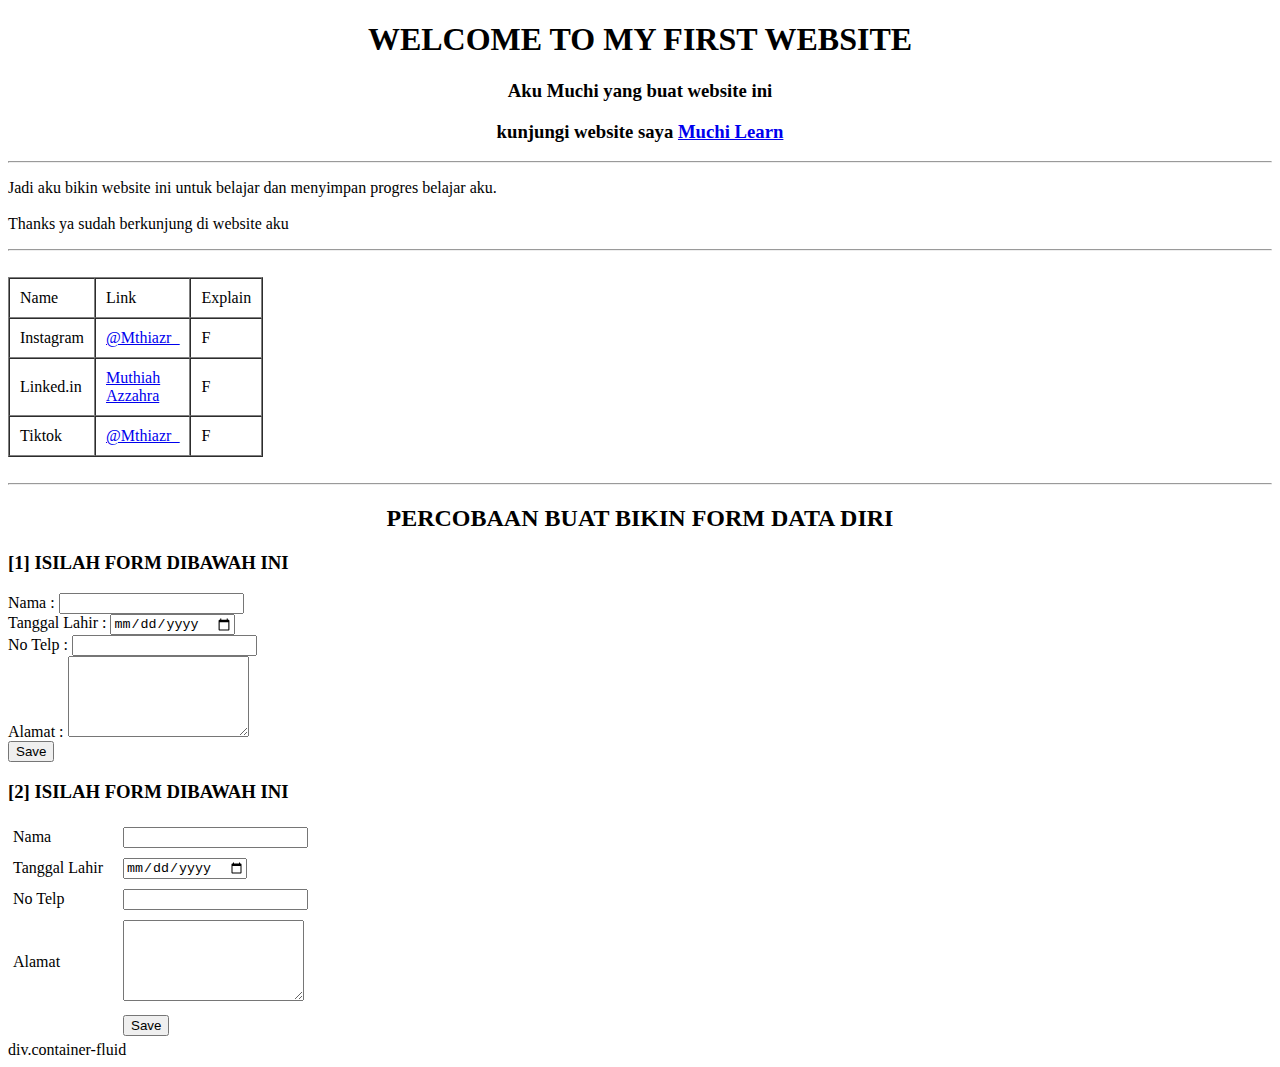
<file: HTML/index.html>
<!DOCTYPE html>
<html>
<head>
	<meta charset="utf-8">
	<meta name="viewport" content="width=device-width, initial-scale=1">
	<title> About Me</title>
</head>
<body>
	<center> 
		<h1>WELCOME TO MY FIRST WEBSITE</h1>
		<h3>Aku Muchi yang buat website ini</h3>
		<h3>kunjungi website saya <a href="learn.html" target="#">Muchi Learn</a></h3>
		<hr>
	</center>
	<p>
		Jadi aku bikin website ini untuk belajar dan menyimpan progres belajar aku. 
		<br><br>
		Thanks ya sudah berkunjung di website aku
		<hr>
		<br>
	<table border="." cellpadding="10" cellspacing="0">
		<tr>
			<td width="50">Name</td>
			<td width="50">Link</td>
			<td width="50">Explain</td>
		</tr>
		<tr>
			<td width="50">Instagram</td>
			<td width="50"><a href="https://www.instagram.com/mthiazr_" target="#">@Mthiazr_</a></td>
			<td width="50">F</td>
		</tr>
		<tr>
			<td width="50">Linked.in</td>
			<td width="50"><a href="https://www.linkedin.com/in/muthiah-azzahra-28b48a2b4" target="#">Muthiah Azzahra</a></td>
			<td width="50">F</td>
		</tr>
		<tr>
			<td width="50">Tiktok</td>
			<td width="50"><a href="https://www.tiktok.com/@mthiazr_" target="#">@Mthiazr_</a></td>
			<td width="50">F</td>
		</tr>
	</table>
		<br><hr>
	<center> 
		<h2>PERCOBAAN BUAT BIKIN FORM DATA DIRI</h2>
	</center>
	<h3>[1] ISILAH FORM DIBAWAH INI</h3>
	<form>
		Nama : <input type="text" name="nama"><br>
		Tanggal Lahir : <input type="date" name="tanggal_lahir"><br>
		No Telp : <input type="number" name="nomor_telp"><br>
		Alamat : <textarea cols="20" rows="5"></textarea><br>
		<button type="submit">Save</button>
	</form>
	<h3>[2] ISILAH FORM DIBAWAH INI</h3>
	<form>
		<table cellpadding="5" cellspacing="0">
			<tr>
				<td width="100">Nama</td>
				<td><input type="text" name="nama"></td>
			</tr>
			<tr>
				<td width="100">Tanggal Lahir</td>
				<td><input type="date" name="tanggal_lahir"></td>
			</tr>
			<tr>
				<td width="100">No Telp</td>
				<td><input type="number" name="nomor_telp"></td>
			</tr>
			<tr>
				<td width="100">Alamat</td>
				<td><textarea cols="20" rows="5"></textarea></td>
			</tr>
			<tr>
				<td></td>
				<td><button type="submit">Save</button></td>
			</tr>
		</table>
	</form>
	div.container-fluid
</body>
</html>
</file>
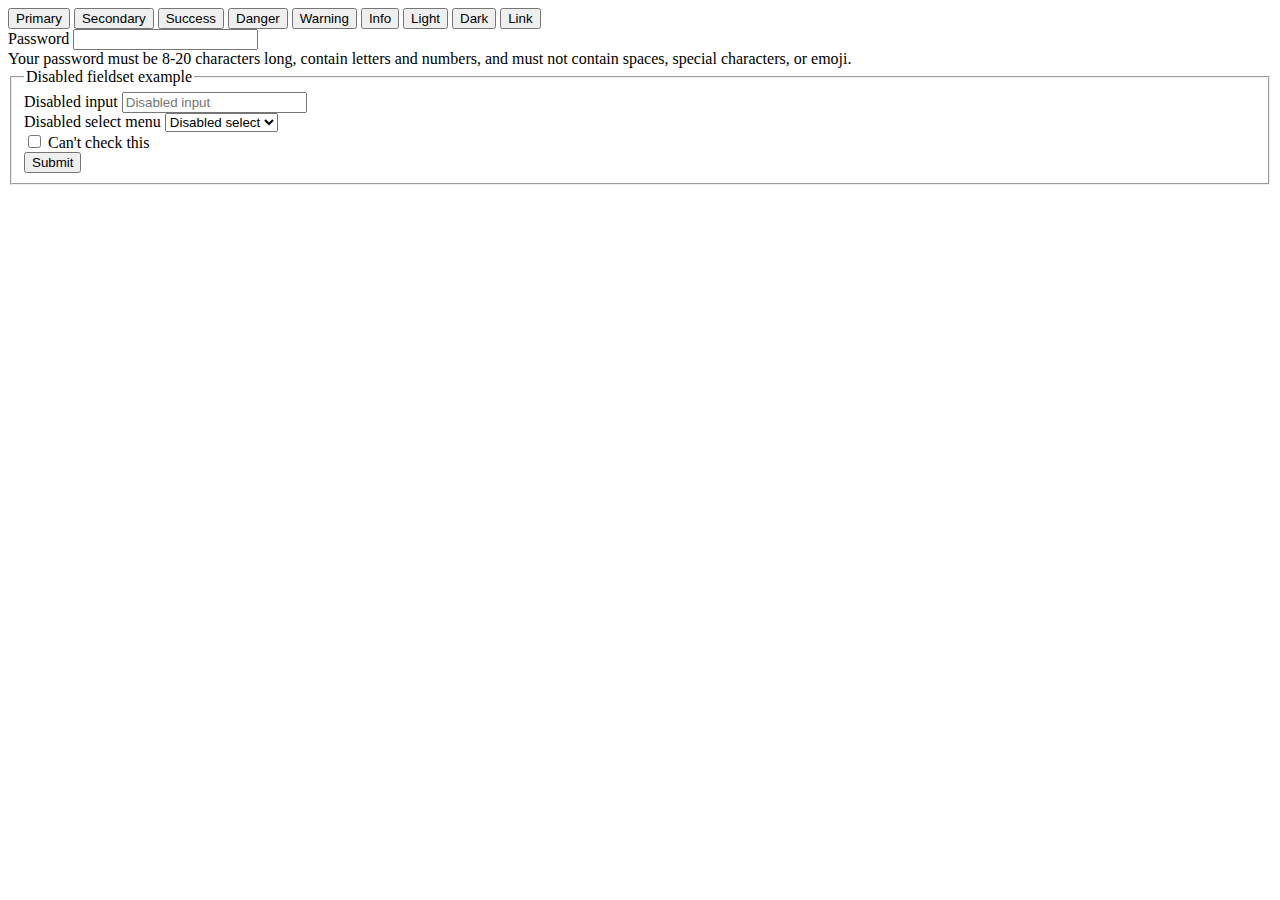
<file: BOOTSTRAP/learn.html>
<!DOCTYPE html>
<html lang="en">

<head>
    <meta charset="UTF-8">
    <meta name="viewport" content="width=device-width, initial-scale=1.0">
    <title>Tugas Bootstrap</title>
    <link href="https://cdn.jsdelivr.net/npm/bootstrap@5.1.3/dist/css/bootstrap.min.css" rel="stylesheet"
        integrity="sha384-1BmE4kWBq78iYhFldvKuhfTAU6auU8tT94WrHftjDbrCEXSU1oBoqyl2QvZ6jIW3" crossorigin="anonymous">
    <script src="https://cdn.jsdelivr.net/npm/bootstrap@5.1.3/dist/js/bootstrap.bundle.min.js"
        integrity="sha384-ka7Sk0Gln4gmtz2MlQnikT1wXgYsOg+OMhuP+IlRH9sENBO0LRn5q+8nbTov4+1p"
        crossorigin="anonymous"></script>
</head>

<body>
    <button type="button" class="btn btn-outline-primary">Primary</button>
    <button type="button" class="btn btn-secondary">Secondary</button>
    <button type="button" class="btn btn-success">Success</button>
    <button type="button" class="btn btn-danger">Danger</button>
    <button type="button" class="btn btn-warning">Warning</button>
    <button type="button" class="btn btn-info">Info</button>
    <button type="button" class="btn btn-light">Light</button>
    <button type="button" class="btn btn-dark">Dark</button>
    <button type="button" class="btn btn-link">Link</button>

    <div class="container">
        <label for="inputPassword5" class="form-label">Password</label>
        <input type="password" id="inputPassword5" class="form-control" aria-describedby="passwordHelpBlock">
        <div id="passwordHelpBlock" class="form-text">
            Your password must be 8-20 characters long, contain letters and numbers, and must not contain spaces,
            special
            characters, or emoji.
        </div>
    </div>

    <form>
        <fieldset>
          <legend>Disabled fieldset example</legend>
          <div class="mb-3">
            <label for="disabledTextInput" class="form-label">Disabled input</label>
            <input type="text" id="disabledTextInput" class="form-control" placeholder="Disabled input">
          </div>
          <div class="mb-3">
            <label for="disabledSelect" class="form-label">Disabled select menu</label>
            <select id="disabledSelect" class="form-select">
              <option>Disabled select</option>
            </select>
          </div>
          <div class="mb-3">
            <div class="form-check">
              <input class="form-check-input" type="checkbox" id="disabledFieldsetCheck">
              <label class="form-check-label" for="disabledFieldsetCheck">
                Can't check this
              </label>
            </div>
          </div>
          <button type="submit" class="btn btn-primary">Submit</button>
        </fieldset>
      </form>
</body>

</html>
</file>
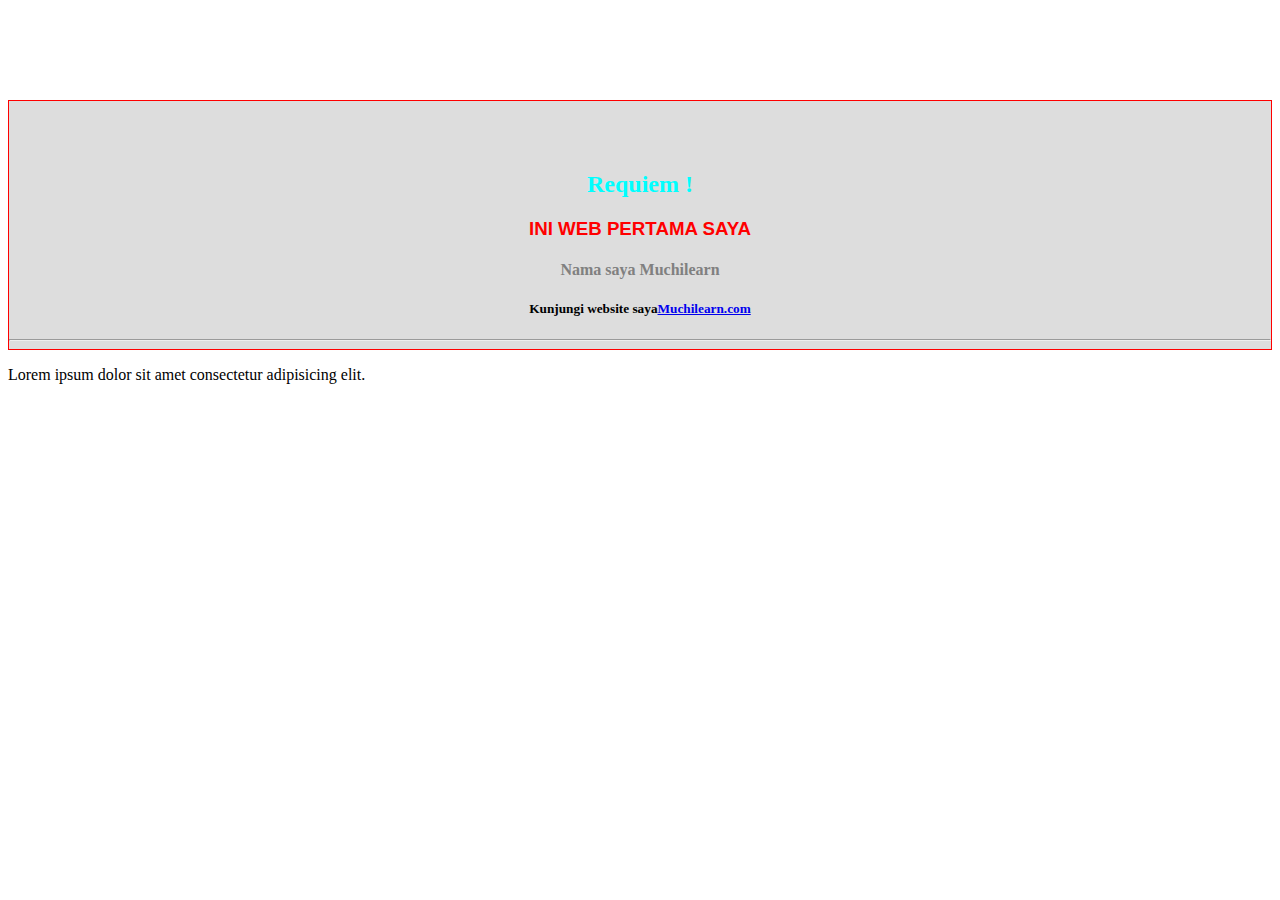
<file: CSS/learncss.html>
<!DOCTYPE html>
<html>

<head>

    <meta charset="utf-8">
    <title>Learn CSS</title>
    <link rel="stylesheet" href="style.css" type="text/css">
    <!-- !internal tag <head> -->
    <style>
        h3 {
            color: red;
            text-transform: uppercase;
            cursor: pointer;
            font-family: Arial;
        }

        h3:hover {
            color: black;
            text-decoration: underline;
        }

        .top {
            background: #DDDDDD;
            margin-top: 100px;
            padding-top: 50px;
            border: 1px solid red;
        }
    </style>

</head>

<body>
    <div class="top">
        <center>
            <!-- !inlane <h2 style="color:aqua;">Requiem !</h2> -->
            <h2 style="color:aqua;">Requiem !</h2>
            <h3>ini web pertama saya</h3>
            <h4>Nama saya Muchilearn</h4>
            <h5>Kunjungi website saya<a href="https://www.google.com">Muchilearn.com</a></h5>
        </center>
        <hr>
    </div>

    <p>Lorem ipsum dolor sit amet consectetur adipisicing elit.</p>

</html>
</file>
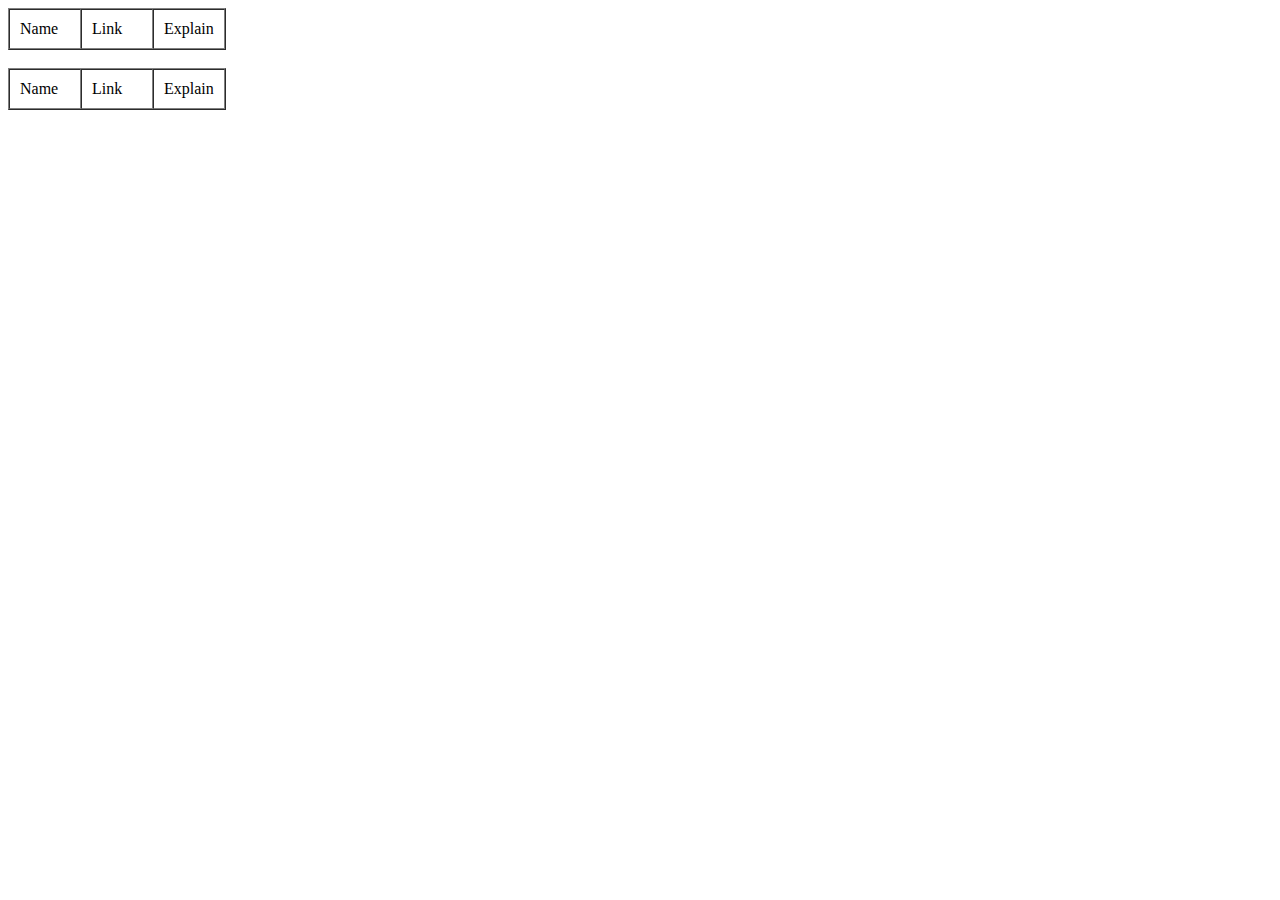
<file: HTML/learn.html>
<!DOCTYPE html>
<html>
<head>
	<meta charset="utf-8">
	<meta name="viewport" content="width=device-width, initial-scale=1">
	<title> Muchi Learn</title>
</head>
<body>
	<table border="1px" cellpadding="10" cellspacing="0">
		<tr>
			<td width="50">Name</td>
			<td width="50">Link</td>
			<td width="50">Explain</td>
		</tr>
		</table><br>

	<table border="1px" cellpadding="10" cellspacing="0">
		<tr>
			<td width="50">Name</td>
			<td width="50">Link</td>
			<td width="50">Explain</td>
		 </tr>
	</table>
	

</body>
</html>
</file>
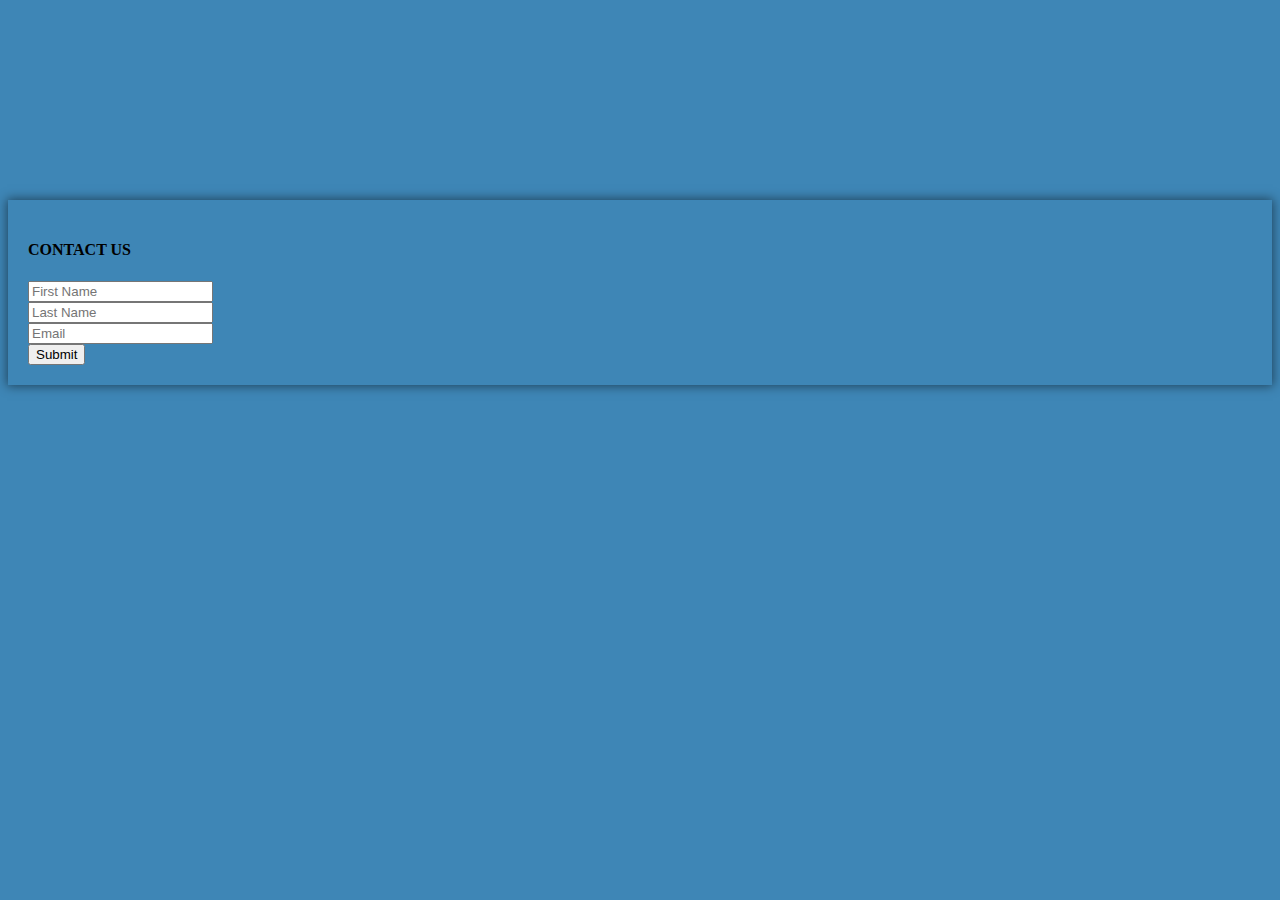
<file: BOOTSTRAP/study kasus 1/bootstrap1.html>
<!DOCTYPE html>
<html lang="en">

<head>
    <meta charset="UTF-8">
    <meta name="viewport" content="width=device-width, initial-scale=1.0">

    <title> STUDY KASUS 1 BOOTSTRAP</title>
    <link rel="stylesheet" type="text/css" href="style1bs.css">

    <link href="https://cdn.jsdelivr.net/npm/bootstrap@5.1.3/dist/css/bootstrap.min.css" rel="stylesheet"
        integrity="sha384-1BmE4kWBq78iYhFldvKuhfTAU6auU8tT94WrHftjDbrCEXSU1oBoqyl2QvZ6jIW3" crossorigin="anonymous">

    <script src="https://cdn.jsdelivr.net/npm/bootstrap@5.1.3/dist/js/bootstrap.bundle.min.js"
        integrity="sha384-ka7Sk0Gln4gmtz2MlQnikT1wXgYsOg+OMhuP+IlRH9sENBO0LRn5q+8nbTov4+1p"
        crossorigin="anonymous"></script>

    <script src="https://cdn.jsdelivr.net/npm/@popperjs/core@2.10.2/dist/umd/popper.min.js"
        integrity="sha384-7+zCNj/IqJ95wo16oMtfsKbZ9ccEh31eOz1HGyDuCQ6wgnyJNSYdrPa03rtR1zdB"
        crossorigin="anonymous"></script>
    <script src="https://cdn.jsdelivr.net/npm/bootstrap@5.1.3/dist/js/bootstrap.min.js"
        integrity="sha384-QJHtvGhmr9XOIpI6YVutG+2QOK9T+ZnN4kzFN1RtK3zEFEIsxhlmWl5/YESvpZ13"
        crossorigin="anonymous"></script>

</head>

<body style="background: #3e86b6">
    <div class="container-fluid">
        <div class="row">
            <div class="col-md-4 bg-white offset-md-4 panel-form">
                <form>
                    <h4 class="md-3">CONTACT US</h4>

                    <div class="form-group mt-3">
                        <div class="row">
                            <div class="col-md-6">
                                <input type="text" class="form-control" placeholder="First Name">
                            </div>
                            <div class="col-md-6">
                                <input type="text" class="form-control" placeholder="Last Name">
                            </div>
                        </div>
                    </div>

                    <div class="form-group mt-3">
                        <input type="email" class="form-control" placeholder="Email">
                    </div>

                    <button type="button" class="btn btn-primary mt-3">Submit</button>
                </form>
            </div>
        </div>
    </div>
</body>

</html>
</file>
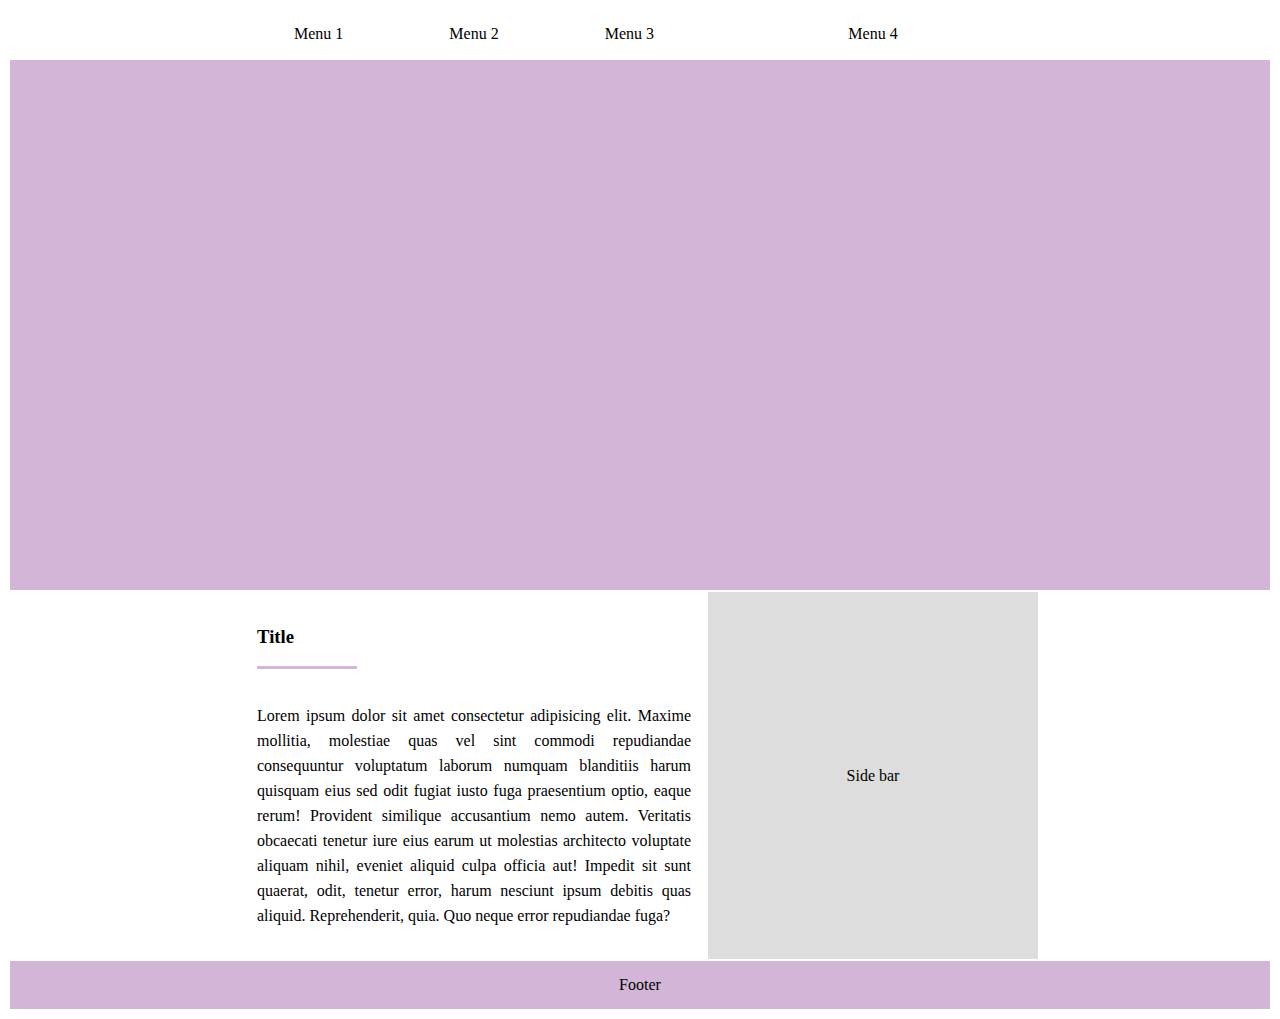
<file: CSS/study kasus 2/study_kasus_2.html>
<!DOCTYPE html>
<html>

<head>
    <meta charset="UTF-8">
    <title>Study kasus 2</title>
    <link rel="stylesheet" href="style_2.css">
</head>

<body>
    <table border="0" width="100%" cellpadding="15">
        <tr>
            <td width="200px"></td>
            <td align="center" class="menu">Menu 1</td>
            <td align="center" class="menu">Menu 2</td>
            <td align="center" class="menu">Menu 3</td>
            <td align="center" class="menu">Menu 4</td>
            <td width="200px"></td>
        </tr>

        <tr>
            <td colspan="6" bgcolor="#d3b5d8">
                <div class="slider"></div>
            </td>
        </tr>

        <tr>
            <td width="200px"></td>
            <td colspan="3">
                <h3>Title</h3>

                <div class="line"></div>

                <br>
                <p class="content">
                    Lorem ipsum dolor sit amet consectetur adipisicing elit. Maxime mollitia,
                    molestiae quas vel sint commodi repudiandae consequuntur voluptatum laborum
                    numquam blanditiis harum quisquam eius sed odit fugiat iusto fuga praesentium
                    optio, eaque rerum! Provident similique accusantium nemo autem. Veritatis
                    obcaecati tenetur iure eius earum ut molestias architecto voluptate aliquam
                    nihil, eveniet aliquid culpa officia aut! Impedit sit sunt quaerat, odit,
                    tenetur error, harum nesciunt ipsum debitis quas aliquid. Reprehenderit,
                    quia. Quo neque error repudiandae fuga?
                </p>
            </td>

            <td width="300px" valign="center" bgcolor="#DDD" align="center">Side bar</td>

            <td width="100px"></td>
        </tr>

        <tr>
            <td colspan="6" align="center" bgcolor="#d3b5d8">Footer</td>
        </tr>
    </table>
</body>

</html>
</file>
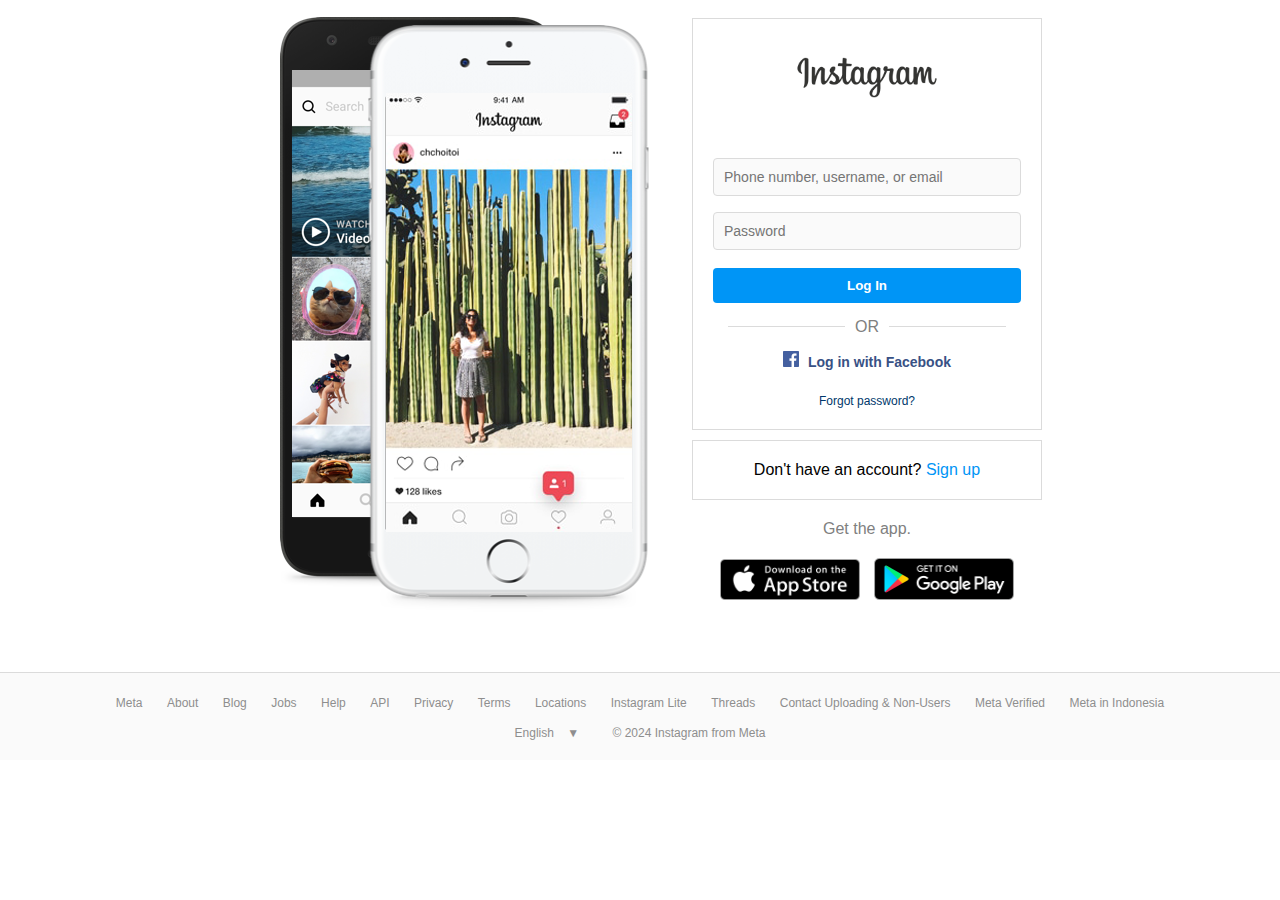
<file: muthiah_freeclass_eduwork/tugas_css/tugas2.html>
<!DOCTYPE html>
<html>

<head>
    <meta charset="UTF-8" />
    <meta name="viewport" content="width=device-width, initial-scale=1">
    <title>Login • Instagram</title>
    <link rel="icon" href="photos/instagram-icon.png">
    <link rel="stylesheet" href="style.css">
</head>

<body>

    <div class="container">

        <div class="phone">
            <img src="photos/phones.png" alt="phones">
        </div>

        <div class="login-box">
            <div class="form-box">
                <div class="logo">
                    <img src="photos/logo.png" alt="instagram_logo">
                </div>

                <form method="Post">
                    <input type="text" placeholder="Phone number, username, or email" required>
                    <input type="password" placeholder="Password" required>
                    <button type="submit">Log In</button>
                </form>

                <div class="divider">
                    <hr class="left-line">
                    <span>OR</span>
                    <hr class="right-line">
                </div>

                <div class="facebook-login">
                    <a href="#">
                        <img src="photos/facebook-icon.png" alt="facebook_logo">
                        Log in with Facebook
                    </a>
                </div>

                <div class="forgot-password">
                    <a href="#">
                        Forgot password?
                    </a>
                </div>

            </div>
            <div class="signup-box">
                <p>Don't have an account? <a href="#">Sign up</a></p>
            </div>

            <div class="download-app">
                <p>Get the app.</p>
                <div class="app-icon">
                    <a href="#">
                        <img src="photos/applestore.png" alt="appstore">
                    </a>

                    <a href="#">
                        <img src="photos/googlestore.png" alt="googlestore">
                    </a>
                </div>
            </div>
        </div>

    </div>

    <footer>
        <div class="footer-links">
            <a href="#">Meta</a>
            <a href="#">About</a>
            <a href="#">Blog</a>
            <a href="#">Jobs</a>
            <a href="#">Help</a>
            <a href="#">API</a>
            <a href="#">Privacy</a>
            <a href="#">Terms</a>
            <a href="#">Locations</a>
            <a href="#">Instagram Lite</a>
            <a href="#">Threads</a>
            <a href="#">Contact Uploading & Non-Users</a>
            <a href="#">Meta Verified</a>
            <a href="#">Meta in Indonesia</a>
        </div>
        <div class="footer-bottom">
            <span>English <span>&#9660;</span></span>
            <span>© 2024 Instagram from Meta</span>
        </div>
    </footer>

</body>

</html>
</file>
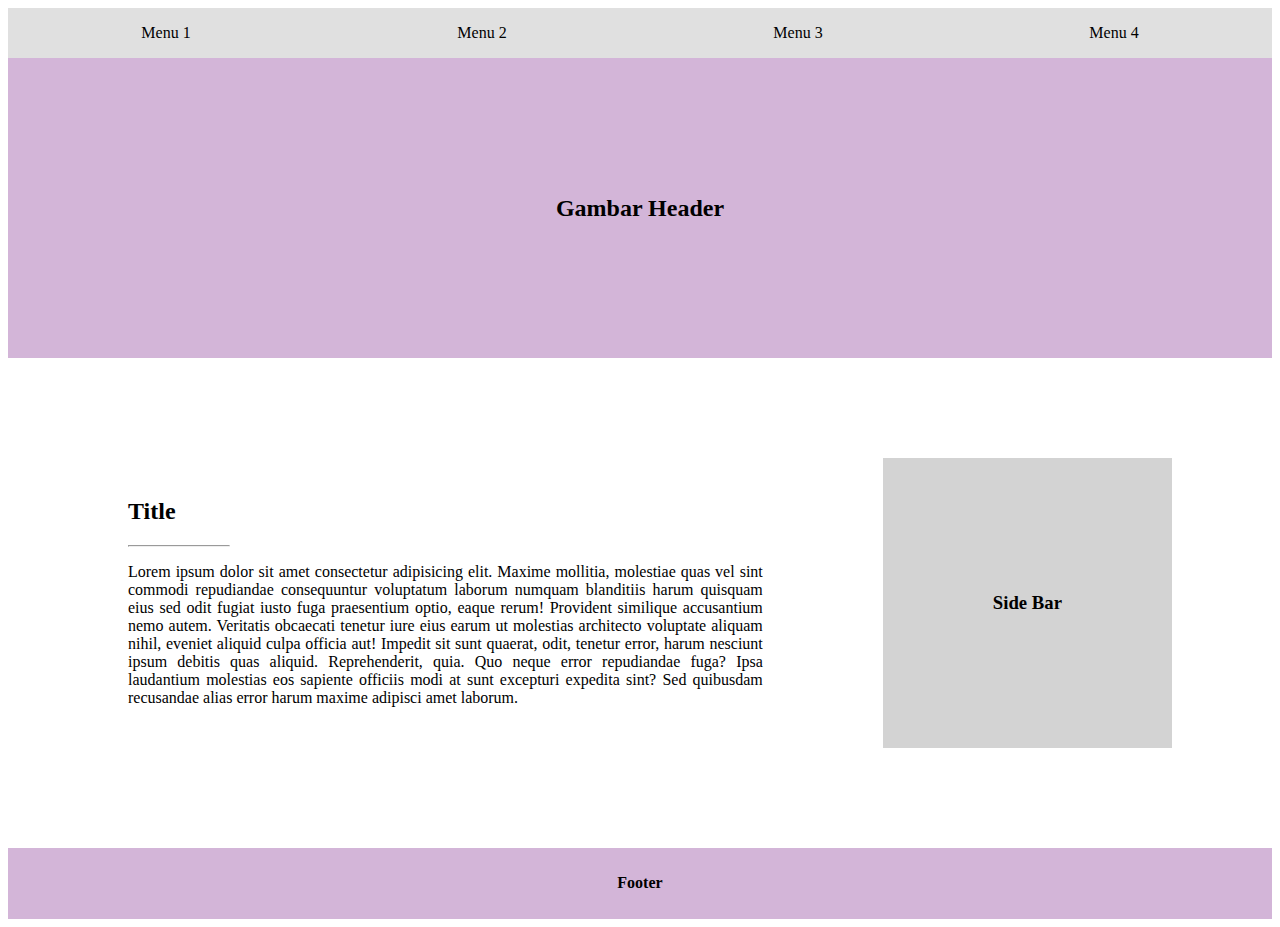
<file: muthiah_freeclass_eduwork/tugas_html/tugas_html.html>
<!DOCTYPE html>
<html lang="en">

<head>
    <meta charset="UTF-8">
    <meta name="viewport" content="width=device-width, initial-scale=1.0">
    <title>Tugas html</title>
</head>

<body>

    <table width="100%" height="50" bgcolor="#e0e0e0" cellpadding="8" cellspacing="0">
        <tr>
            <td align="center">Menu 1</td>
            <td align="center">Menu 2</td>
            <td align="center">Menu 3</td>
            <td align="center">Menu 4</td>
        </tr>
    </table>

    <table width="100%" height="300px" bgcolor="#d3b5d8">
        <tr>
            <td align="center">
                <h2>Gambar Header</h2>
            </td>
        </tr>
    </table>

    <table align="left" cellpadding="20" color="#fff" cellspacing="100" height="200px" width="100%">
        <tr>

            <td width="70%" valign="top" align="left">
                <h2>Title</h2>
                <hr width="100px" align="left">
                <p align="justify">
                    Lorem ipsum dolor sit amet consectetur adipisicing elit. Maxime mollitia,
                    molestiae quas vel sint commodi repudiandae consequuntur voluptatum laborum
                    numquam blanditiis harum quisquam eius sed odit fugiat iusto fuga praesentium
                    optio, eaque rerum! Provident similique accusantium nemo autem. Veritatis
                    obcaecati tenetur iure eius earum ut molestias architecto voluptate aliquam
                    nihil, eveniet aliquid culpa officia aut! Impedit sit sunt quaerat, odit,
                    tenetur error, harum nesciunt ipsum debitis quas aliquid. Reprehenderit,
                    quia. Quo neque error repudiandae fuga? Ipsa laudantium molestias eos
                    sapiente officiis modi at sunt excepturi expedita sint? Sed quibusdam
                    recusandae alias error harum maxime adipisci amet laborum.
                </p>
            </td>

            <td height="250px" valign="center" bgcolor="#d3d3d3" align="center">
                <h3>Side Bar</h3>
            </td>
        </tr>
    </table>

    <table width="100%" height="50px" cellpadding="5" cellspacing="0" bgcolor="#d3b5d8">
        <tr>
            <td align="center">
                <h4>Footer</h4>
            </td>
        </tr>
    </table>

</body>

</html>
</file>
<file: CSS/style.css>
h4{
    color: grey;
}
</file>
<file: BOOTSTRAP/study kasus 1/style1bs.css>
.panel-form {
    margin-top: 200px !important;
    padding: 20px !important;
    box-shadow: 0px 0px 10px 1px rgba(0, 0, 0, 0.5) !important;
}
</file>
<file: CSS/study kasus 2/style_2.css>
body {
    font-family: 'century gothic';
}

.menu {
    text-decoration: none;
    color: black;
}

.slider {
    height: 500px;
}

.line {
    background-color: #d3b5d8;
    width: 100px;
    height: 3px;
}

.content {
    text-align: justify;
    line-height: 25px;
}
</file>
<file: muthiah_freeclass_eduwork/tugas_css/style.css>
* {
    margin: 0;
    padding: 0;
    box-sizing: border-box;
}

body {
    font-family: -apple-system, BlinkMacSystemFont, 'Segoe UI', Roboto, Helvetica, Arial, sans-serif;
}

.container {
    text-align: center;
    justify-content: center;
    align-items: center;
    display: flex;
}

.phone img {
    max-width: 100%;
    height: auto;
}

.logo img {
    width: 150px;
    margin-bottom: 30px;
}

.login-box {
    width: 350px;
}

.form-box {
    background-color: white;
    border: 1px solid #dbdbdb;
    padding: 20px;
    margin-bottom: 10px;
}

.login-box input {
    width: 100%;
    padding: 10px;
    margin: 8px 0;
    font-size: 14px;
    border: 1px solid #dbdbdb;
    background-color: #fafafafa;
    border-radius: 4px;
}

.login-box button {
    width: 100%;
    padding: 10px;
    background-color: #0095f6;
    color: white;
    font-weight: bold;
    border: none;
    cursor: pointer;
    border-radius: 4px;
    margin-top: 10px;
}

.login-box button:hover {
    background-color: #0774bd;
}

.divider {
    display: flex;
    align-items: center;
    margin: 15px;
}

.divider hr {
    flex: 1;
    border: none;
    height: 1px;
    background-color: #dbdbdb;
}

.divider span {
    margin: 0 10px;
    color: grey;
    font-weight: 500;
}

.facebook-login a {
    color: #385185;
    font-size: 14px;
    font-weight: bold;
    text-decoration: none;
}

.facebook-login img {
    width: 16px;
    margin-right: 5px;
}

.forgot-password {
    margin-top: 20px;
}

.forgot-password a {
    color: #00376b;
    font-size: 12px;
    text-decoration: none;
}

.signup-box {
    background-color: white;
    border: 1px solid #dbdbdb;
    padding: 20px;
    text-decoration: none;
}

.signup-box a {
    color: #0095f6;
    text-decoration: none;
}

.download-app p {
    margin-bottom: 20px;
    margin-top: 20px;
    color: grey;
    font-size: 16px;
}

.app-icon a {
    text-decoration: none;
}

.app-icon img {
    width: 40%;
    margin: 0 5px;
}

footer {
    margin-top: 50px;
    text-align: center;
    padding: 20px 0;
    background-color: #fafafa;
    border-top: 1px solid #dbdbdb;
}

.footer-links {
    margin-bottom: 15px;
}

.footer-links a {
    color: #8e8e8e;
    text-decoration: none;
    font-size: 12px;
    margin: 0 10px;
}

.footer-links a:hover {
    text-decoration: underline;
}

.footer-bottom {
    color: #8e8e8e;
    font-size: 12px;
    margin-top: 10px;
}

.footer-bottom span {
    margin: 0 10px;
}

.footer-bottom span:first-child {
    cursor: pointer;
}

.footer-bottom span:first-child:hover {
    text-decoration: underline;
}
</file>
